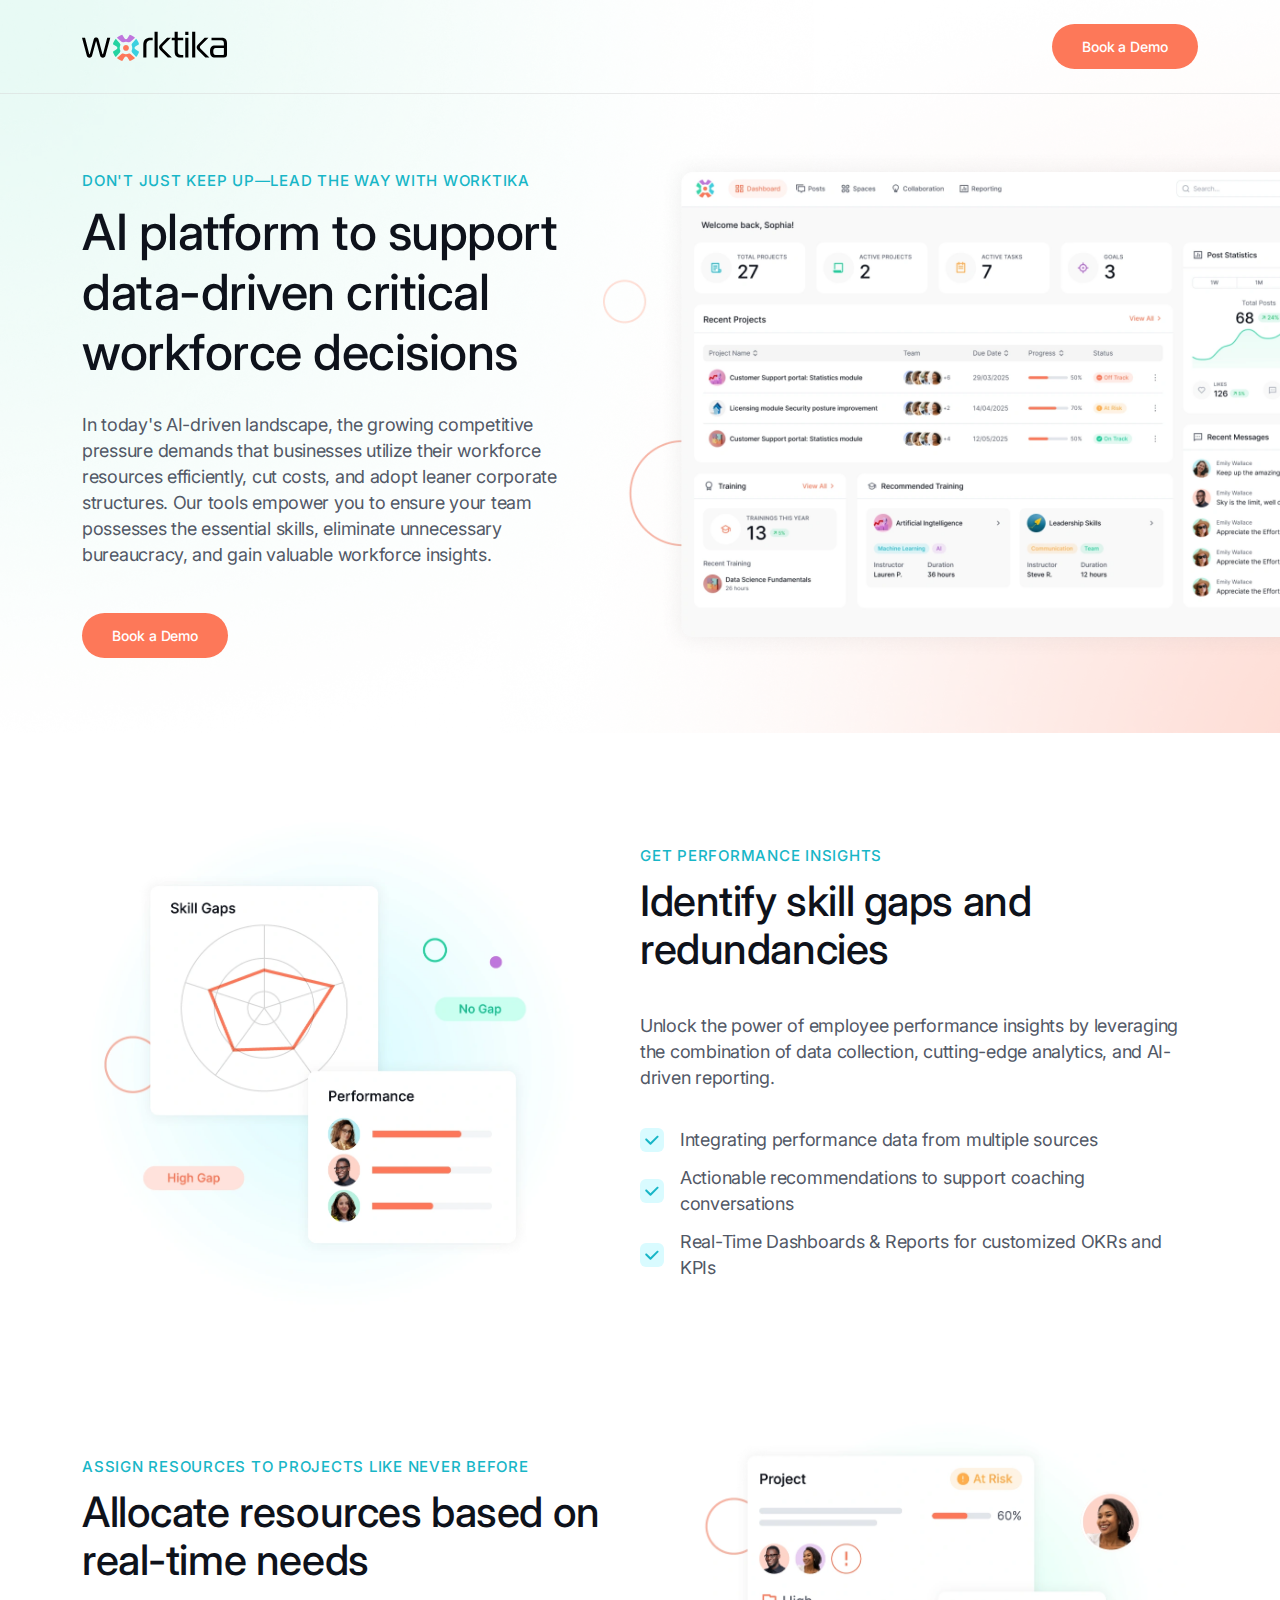
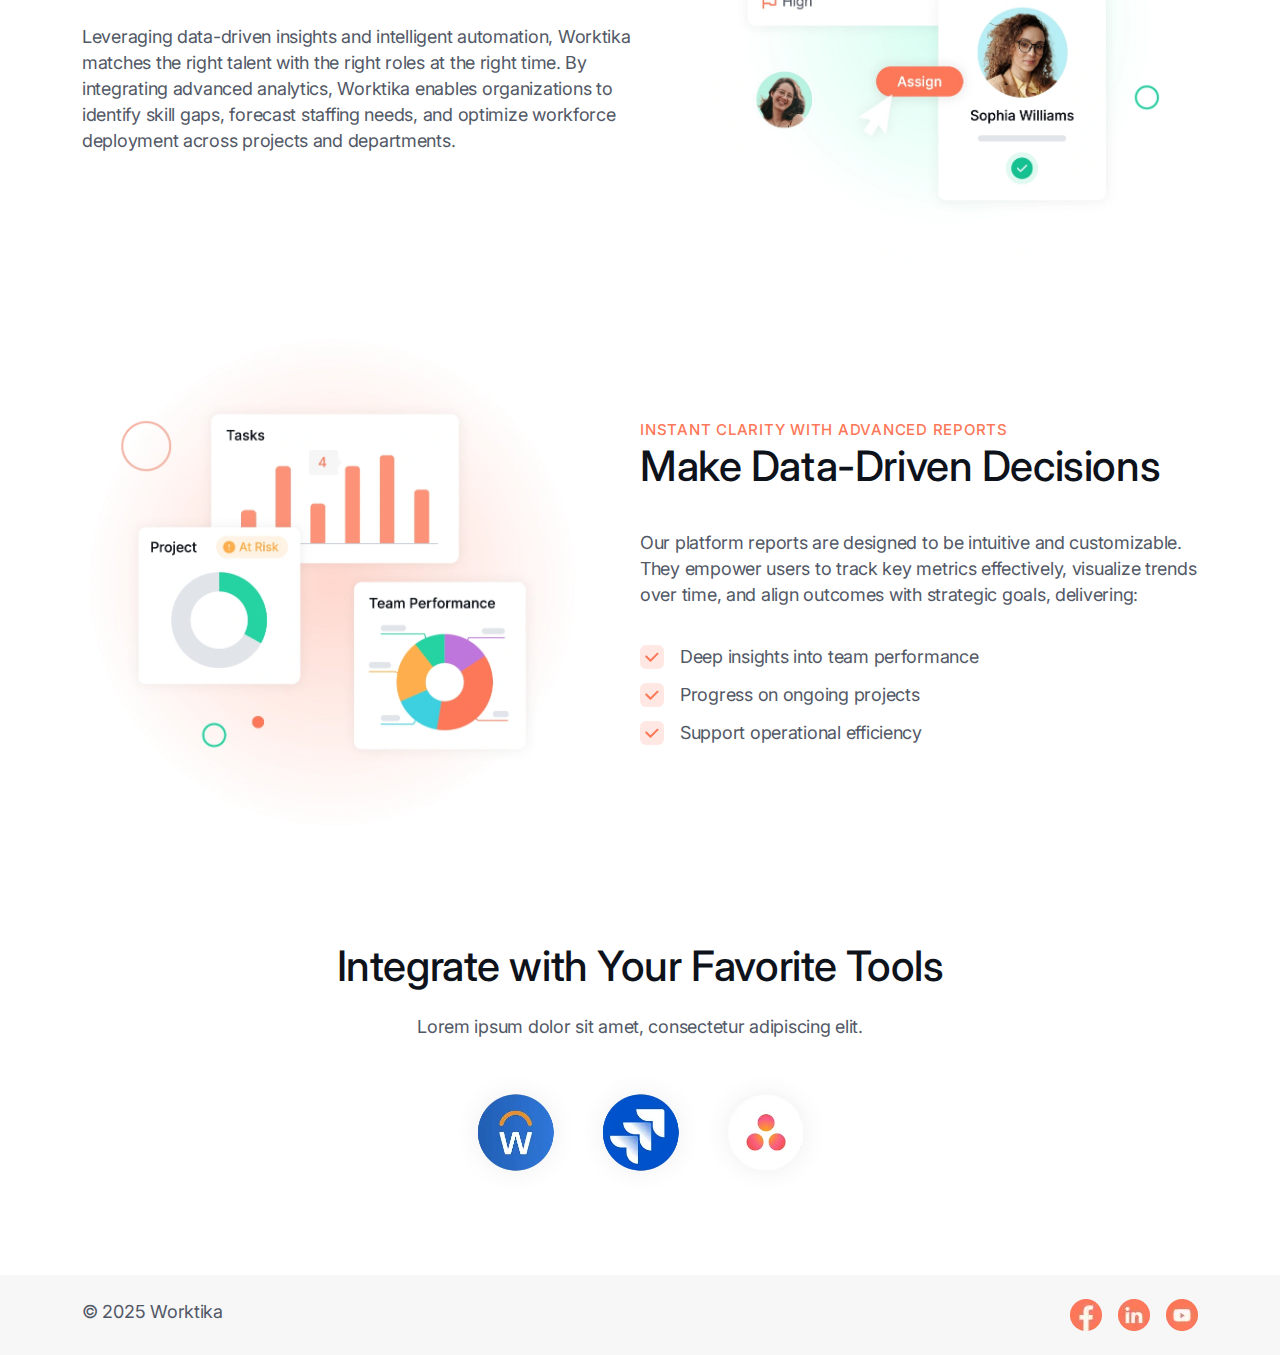
<file: index.html>
<!DOCTYPE html>
<html lang="en">
  <head>
    <title>
      Worktika - AI platform to support data-driven critical workforce decisions
    </title>
    <meta charset="UTF-8" />
    <meta name="viewport" content="width=device-width, initial-scale=1.0" />

    <link
      href="https://cdn.jsdelivr.net/npm/bootstrap@5.3.2/dist/css/bootstrap.min.css"
      rel="stylesheet"
      crossorigin="anonymous"
    />
    <link rel="preconnect" href="https://fonts.googleapis.com" />
    <link rel="preconnect" href="https://fonts.gstatic.com" crossorigin />
    <link
      href="https://fonts.googleapis.com/css2?family=Inter:ital,opsz,wght@0,14..32,100..900;1,14..32,100..900&display=swap"
      rel="stylesheet"
    />
    <link rel="icon" href="img/favicon.webp" sizes="any" />
    <link rel="stylesheet" type="text/css" href="css/global.css" />
    <link rel="stylesheet" type="text/css" href="css/navbar.css" />
    <link rel="stylesheet" type="text/css" href="css/hero.css" />
    <link rel="stylesheet" type="text/css" href="css/img-txt-sec.css" />
    <link rel="stylesheet" type="text/css" href="css/integrate.css" />
    <link rel="stylesheet" type="text/css" href="css/footer.css" />
    <link rel="stylesheet" type="text/css" href="css/form.css" />
  </head>
  <body>
    <section class="nav-hero">
      <nav>
        <div class="container">
          <div class="wrapper d-flex justify-content-between py-4">
            <img src="img/logo.svg" alt="Worktika" />
            <button
              type="button"
              class="book-btn"
              data-bs-toggle="modal"
              data-bs-target="#myModal"
            >
              Book a Demo
            </button>
          </div>
        </div>
      </nav>
      <div class="hero">
        <div class="container">
          <div class="wrapper">
            <div class="hero-left">
              <p class="blue-text">
                Don't just keep up—lead the way with Worktika
              </p>
              <h1>
                AI platform to support data-driven critical workforce decisions
              </h1>
              <p class="info">
                In today's AI-driven landscape, the growing competitive pressure
                demands that businesses utilize their workforce resources
                efficiently, cut costs, and adopt leaner corporate structures.
                Our tools empower you to ensure your team possesses the
                essential skills, eliminate unnecessary bureaucracy, and gain
                valuable workforce insights.
              </p>
              <button class="book-btn">Book a Demo</button>
            </div>
            <div class="hero-right">
              <img
                src="img/hero-right-xl.webp"
                alt="hero right bg"
                class="desktop-view xl-view"
              />
              <img
                src="img/hero-right.webp"
                alt="hero right bg"
                class="desktop-view lg-view"
              />
              <img
                src="img/hero-right-mobile.webp"
                alt="hero right mobile bg"
                class="mobile-view"
              />
            </div>
          </div>
        </div>
      </div>
    </section>
    <section class="identify-gaps-section image-text-section">
      <div class="container">
        <div class="wrapper d-flex justify-content-between align-items-center">
          <div class="img-part">
            <img src="img/identify.webp" alt="identify skill gaps" />
          </div>
          <div class="info-part">
            <p class="blue-text">Get Performance insights</p>
            <h2>Identify skill gaps and redundancies</h2>
            <p class="info">
              Unlock the power of employee performance insights by leveraging
              the combination of data collection, cutting-edge analytics, and
              AI-driven reporting.
            </p>
            <div class="check-list d-flex flex-column">
              <div class="check-list-item d-flex gap-3">
                <img src="img/checkmark.svg" alt="checkmark" />
                <p>Integrating performance data from multiple sources</p>
              </div>
              <div class="check-list-item d-flex gap-3">
                <img src="img/checkmark.svg" alt="checkmark" />
                <p>
                  Actionable recommendations to support coaching conversations
                </p>
              </div>
              <div class="check-list-item d-flex gap-3">
                <img src="img/checkmark.svg" alt="checkmark" />
                <p>
                  Real-Time Dashboards & Reports for customized OKRs and KPIs
                </p>
              </div>
            </div>
          </div>
        </div>
      </div>
    </section>
    <section class="allocate image-text-section">
      <div class="container">
        <div class="wrapper d-flex justify-content-between align-items-center">
          <div class="info-part">
            <p class="blue-text">
              assign resources to projects like never before
            </p>
            <h2>Allocate resources based on real-time needs</h2>
            <p class="info">
              Leveraging data-driven insights and intelligent automation,
              Worktika matches the right talent with the right roles at the
              right time. By integrating advanced analytics, Worktika enables
              organizations to identify skill gaps, forecast staffing needs, and
              optimize workforce deployment across projects and departments.
            </p>
          </div>
          <div class="img-part">
            <img
              src="img/allocate.webp"
              alt="allocate resources based on real-time needs"
            />
          </div>
        </div>
      </div>
    </section>
    <section class="image-text-section">
      <div class="container">
        <div class="wrapper d-flex justify-content-between align-items-center">
          <div class="img-part">
            <img src="img/data-driven.webp" alt="make data-driven decisions" />
          </div>
          <div class="info-part">
            <p class="orange-text">instant clarity with advanced Reports</p>
            <h2>Make Data-Driven Decisions</h2>
            <p class="info">
              Our platform reports are designed to be intuitive and
              customizable. They empower users to track key metrics effectively,
              visualize trends over time, and align outcomes with strategic
              goals, delivering:
            </p>
            <div class="check-list d-flex flex-column">
              <div class="check-list-item d-flex gap-3">
                <img src="img/checkmark-orange.svg" alt="checkmark" />
                <p>Deep insights into team performance</p>
              </div>
              <div class="check-list-item d-flex gap-3">
                <img src="img/checkmark-orange.svg" alt="checkmark" />
                <p>Progress on ongoing projects</p>
              </div>
              <div class="check-list-item d-flex gap-3">
                <img src="img/checkmark-orange.svg" alt="checkmark" />
                <p>Support operational efficiency</p>
              </div>
            </div>
          </div>
        </div>
      </div>
    </section>
    <section class="integrate-section">
      <div class="container">
        <div class="wrapper d-flex flex-column align-items-center">
          <h2>Integrate with Your Favorite Tools</h2>
          <p class="info">
            Lorem ipsum dolor sit amet, consectetur adipiscing elit.
          </p>
          <div class="logo-list d-flex">
            <img src="img/workdays.webp" alt="workdays" />
            <img src="img/jira.webp" alt="jira" />
            <img src="img/client-logo.webp" alt="logo" />
          </div>
        </div>
      </div>
    </section>
    <footer class="footer">
      <div class="container">
        <div class="wrapper py-4 d-flex justify-content-between">
          <p>© 2025 Worktika</p>
          <div class="logo-list d-flex gap-3">
            <img src="img/facebook.webp" alt="facebook" />
            <img src="img/linkedin.webp" alt="linkedin" />
            <img src="img/youtube.webp" alt="youtube" />
          </div>
        </div>
      </div>
    </footer>

    <div
      class="modal fade"
      id="myModal"
      tabindex="-1"
      aria-labelledby="modalLabel"
      aria-hidden="true"
    >
      <div class="modal-dialog modal-dialog-centered">
        <div class="modal-content">
          <!-- Header (centered title, no close button or border) -->
          <div class="modal-header border-0 justify-content-center">
            <h5 class="modal-title text-center w-100" id="modalLabel">
              Request a <span>live demo</span>
            </h5>
          </div>

          <!-- Body -->
          <div class="modal-body p-4">
            <form>
              <div class="row gx-4 gy-3">
                <div class="col-md-6">
                  <label class="form-label">First Name <span>*</span></label>
                  <input
                    type="text"
                    class="form-control"
                    id="firstName"
                    required
                  />
                  <div
                    class="invalid-feedback d-block"
                    id="firstNameError"
                  ></div>
                </div>
                <div class="col-md-6">
                  <label class="form-label">Last Name <span>*</span></label>
                  <input
                    type="text"
                    class="form-control"
                    id="lastName"
                    required
                  />
                  <div
                    class="invalid-feedback d-block"
                    id="lastNameError"
                  ></div>
                </div>
                <div class="col-md-6">
                  <label class="form-label">Company Name <span>*</span></label>
                  <input
                    type="text"
                    class="form-control"
                    id="companyName"
                    required
                  />
                  <div
                    class="invalid-feedback d-block"
                    id="companyNameError"
                  ></div>
                </div>
                <div class="col-md-6">
                  <label class="form-label"
                    >Business Email <span>*</span></label
                  >
                  <input
                    type="email"
                    class="form-control"
                    id="email"
                    required
                  />
                  <div class="invalid-feedback d-block" id="emailError"></div>
                </div>
                <div class="col-md-6">
                  <label class="form-label">Phone Number <span>*</span></label>
                  <input type="tel" class="form-control" id="phone" required />
                  <div class="invalid-feedback d-block" id="phoneError"></div>
                </div>
                <div class="col-md-6">
                  <label class="form-label">Job Title <span>*</span></label>
                  <input
                    type="text"
                    class="form-control"
                    id="jobTitle"
                    required
                  />
                  <div
                    class="invalid-feedback d-block"
                    id="jobTitleError"
                  ></div>
                </div>
                <div class="col-12">
                  <label class="form-label">How did you hear about us</label>
                  <textarea
                    class="form-control"
                    id="howDidYouHear"
                    rows="3"
                  ></textarea>
                  <div
                    class="invalid-feedback d-block"
                    id="howDidYouHearError"
                  ></div>
                </div>
              </div>
            </form>

            <!-- reCAPTCHA widget -->
            <div
              class="g-recaptcha pt-4"
              data-sitekey="6LcJUxorAAAAAK2yOxyFI_oiC7Asy19Lfpmrj-kM
        "
            ></div>
            <div class="invalid-feedback d-block" id="recaptureError"></div>
          </div>

          <!-- Footer (centered buttons, no border) -->
          <div class="modal-footer border-0 w-100 d-flex justify-content-end">
            <button
              type="button"
              class="btn cancel-btn"
              data-bs-dismiss="modal"
            >
              Cancel
            </button>
            <button type="button" class="btn book-submit-btn">Book</button>
          </div>
        </div>
      </div>
    </div>

    <script src="https://cdn.jsdelivr.net/npm/bootstrap@5.3.3/dist/js/bootstrap.bundle.min.js"></script>
    <script src="https://www.google.com/recaptcha/api.js" async defer></script>
    <script src="js/script.js"></script>
  </body>
</html>
</file>
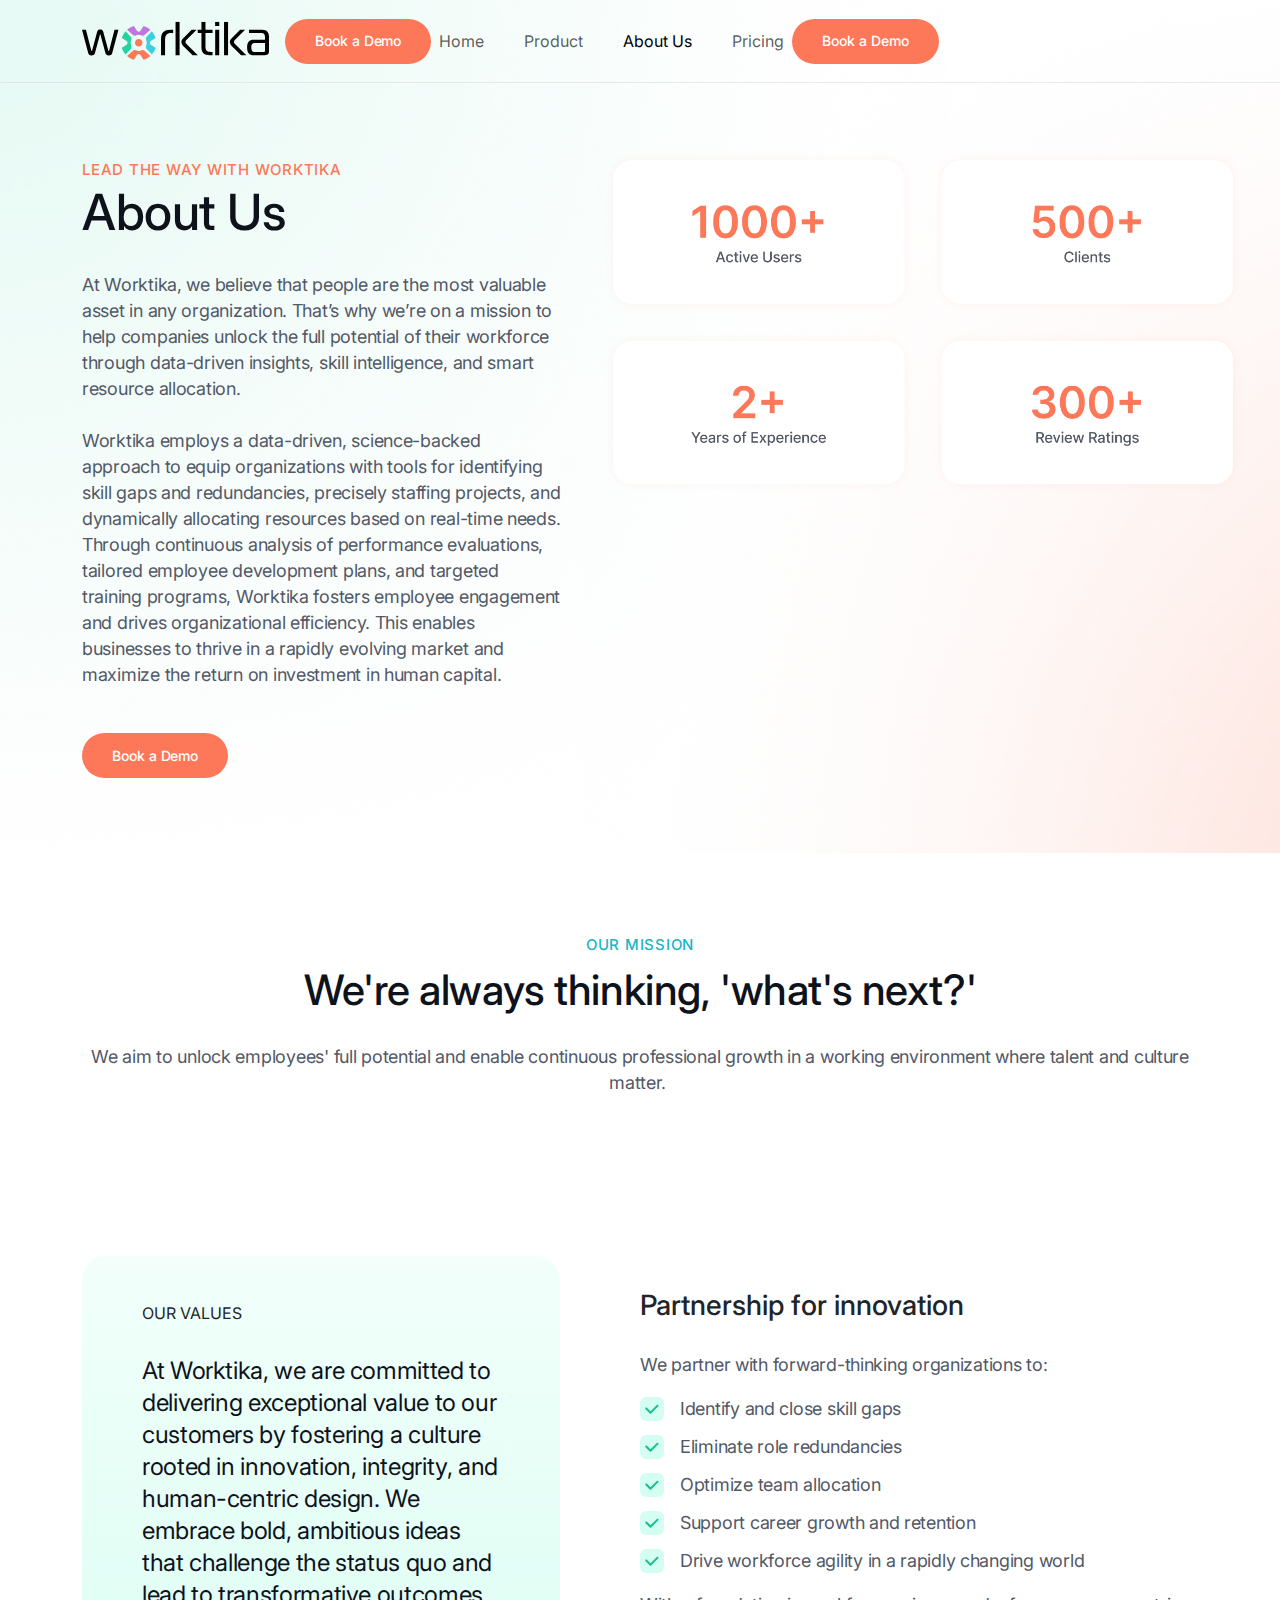
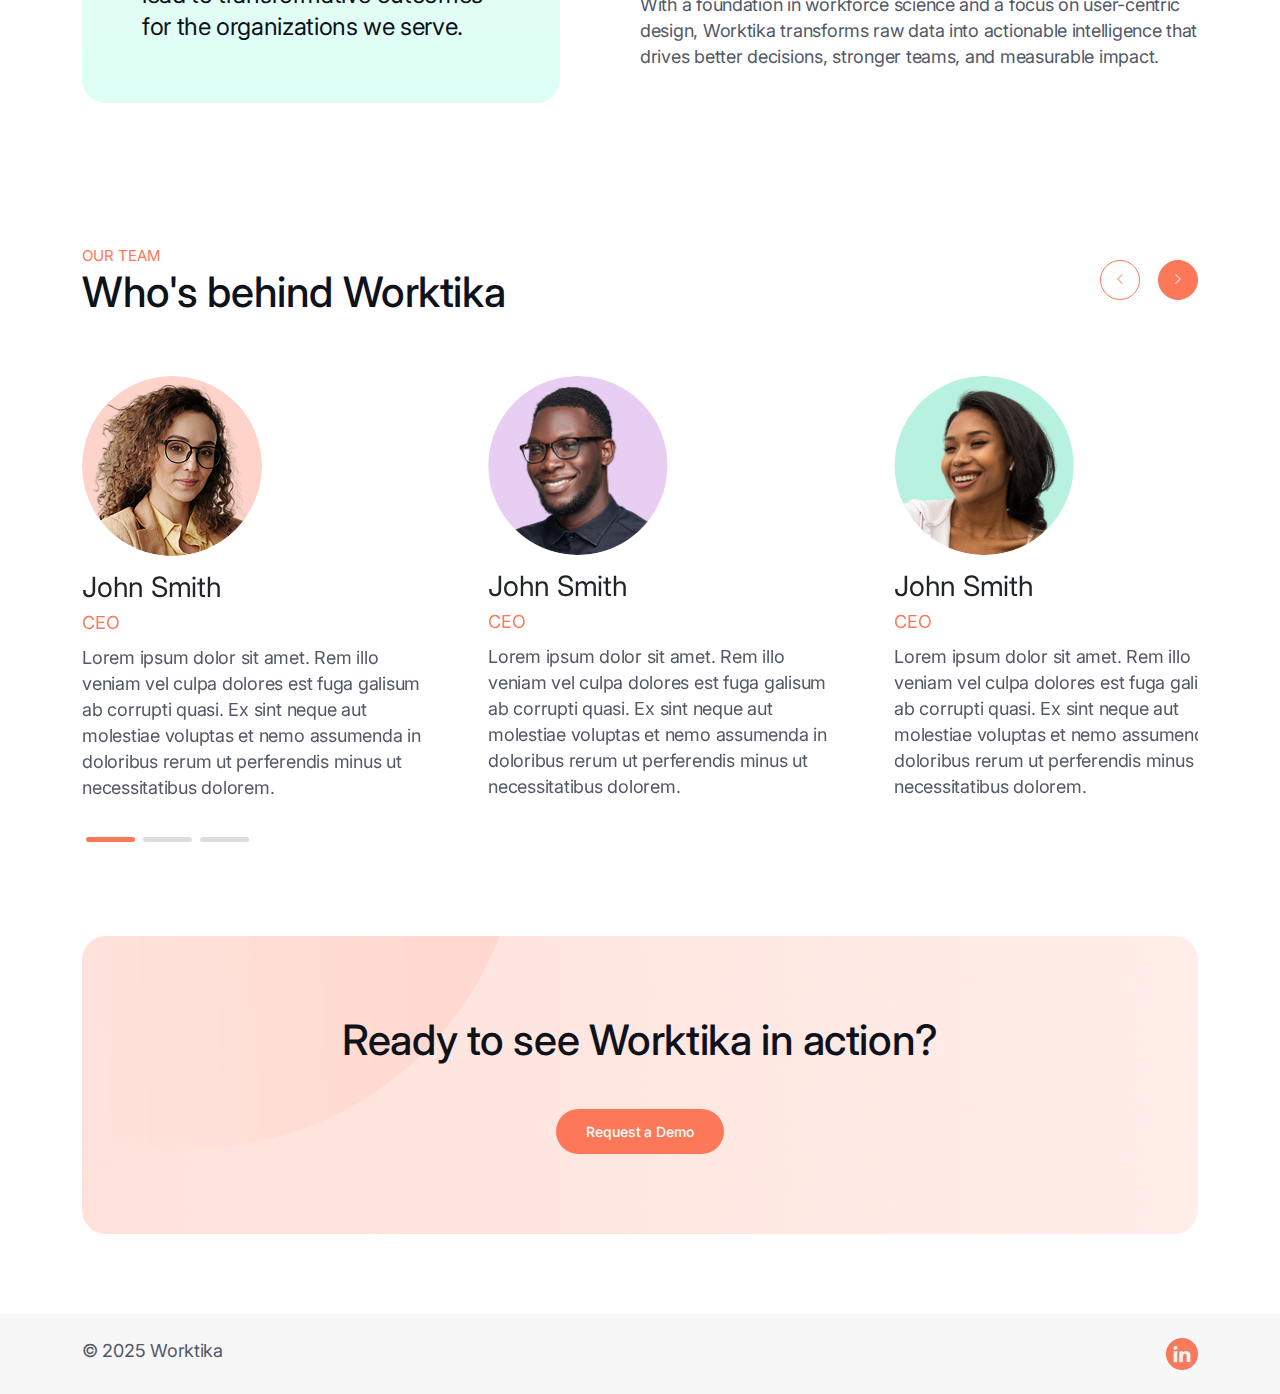
<file: aboutus/index.html>
<!DOCTYPE html>
<html lang="en">
  <head>
    <title>
      Worktika - AI platform to support data-driven critical workforce decisions
    </title>
    <meta charset="UTF-8" />
    <meta name="viewport" content="width=device-width, initial-scale=1.0" />

    <link
      href="https://cdn.jsdelivr.net/npm/bootstrap@5.3.2/dist/css/bootstrap.min.css"
      rel="stylesheet"
      crossorigin="anonymous"
    />
    <link rel="preconnect" href="https://fonts.googleapis.com" />
    <link rel="preconnect" href="https://fonts.gstatic.com" crossorigin />
    <link
      href="https://fonts.googleapis.com/css2?family=Inter:ital,opsz,wght@0,14..32,100..900;1,14..32,100..900&display=swap"
      rel="stylesheet"
    />
    <link
      href="https://cdn.jsdelivr.net/npm/swiper@10/swiper-bundle.min.css"
      rel="stylesheet"
    />
    <link
      href="https://cdn.jsdelivr.net/npm/bootstrap-icons@1.10.5/font/bootstrap-icons.css"
      rel="stylesheet"
    />

    <link rel="icon" href="../img/favicon.webp" sizes="any" />
    <link rel="stylesheet" type="text/css" href="../css/global.css" />
    <link rel="stylesheet" type="text/css" href="../css/navbar.css" />
    <link rel="stylesheet" type="text/css" href="../css/hero.css" />
    <link rel="stylesheet" type="text/css" href="../css/img-txt-sec.css" />
    <link rel="stylesheet" type="text/css" href="../css/integrate.css" />
    <link rel="stylesheet" type="text/css" href="../css/footer.css" />
    <link rel="stylesheet" type="text/css" href="../css/form.css" />
    <link rel="stylesheet" type="text/css" href="../css/about.css" />
    <link rel="stylesheet" type="text/css" href="../css/slider.css" />
  </head>
  <body class="about-us">
    <section class="nav-hero">
      <nav class="navbar navbar-expand-md py-3">
        <div class="container">
          <div class="wrapper">
            <div
              class="d-flex flex-wrap justify-content-between align-items-center"
            >
              <div class="d-flex gap-2 gap-sm-4">
                <!-- Mobile Toggle -->
                <button
                  class="navbar-toggler"
                  type="button"
                  data-bs-toggle="collapse"
                  data-bs-target="#navbarMenu"
                  aria-controls="navbarMenu"
                  aria-expanded="false"
                  aria-label="Toggle navigation"
                >
                  <span class="navbar-toggler-icon"></span>
                </button>

                <!-- Left: Logo -->
                <a class="navbar-brand" href="#">
                  <img
                    src="../img/logo.svg"
                    alt="Worktika"
                    style="height: 40px"
                  />
                </a>
              </div>

              <!-- mobile btn-->
              <div class="d-flex">
                <button
                  class="book-btn mobile-view-768"
                  type="button"
                  data-bs-toggle="modal"
                  data-bs-target="#myModal"
                >
                  Book a Demo
                </button>
              </div>

              <!-- Right: Desktop Nav + CTA -->
              <div
                class="collapse navbar-collapse justify-content-between sm-w-full"
                id="navbarMenu"
              >
                <ul class="navbar-nav me-auto mb-2 mb-lg-0 gap-md-4">
                  <li class="nav-item">
                    <a class="nav-link" href="../index.html">Home</a>
                  </li>
                  <li class="nav-item">
                    <a class="nav-link" href="../product/index.html">Product</a>
                  </li>
                  <li class="nav-item">
                    <a class="nav-link active" href="./index.html">About Us</a>
                  </li>
                  <li class="nav-item">
                    <a class="nav-link" href="../pricing/index.html">Pricing</a>
                  </li>
                </ul>

                <div class="d-flex">
                  <button
                    class="book-btn desktop-view-768"
                    type="button"
                    data-bs-toggle="modal"
                    data-bs-target="#myModal"
                  >
                    Book a Demo
                  </button>
                </div>
              </div>
            </div>
          </div>
        </div>
      </nav>
      <div class="hero">
        <div class="container">
          <div class="wrapper">
            <div class="hero-left">
              <p class="orange-text">lead the way with Worktika</p>
              <h1>About Us</h1>
              <p class="info">
                At Worktika, we believe that people are the most valuable asset
                in any organization. That’s why we’re on a mission to help
                companies unlock the full potential of their workforce through
                data-driven insights, skill intelligence, and smart resource
                allocation.
                <br /><br />
                Worktika employs a data-driven, science-backed approach to equip
                organizations with tools for identifying skill gaps and
                redundancies, precisely staffing projects, and dynamically
                allocating resources based on real-time needs. Through
                continuous analysis of performance evaluations, tailored
                employee development plans, and targeted training programs,
                Worktika fosters employee engagement and drives organizational
                efficiency. This enables businesses to thrive in a rapidly
                evolving market and maximize the return on investment in human
                capital. 
              </p>
              <button
                class="book-btn"
                data-bs-toggle="modal"
                data-bs-target="#myModal"
              >
                Book a Demo
              </button>
            </div>
            <div class="hero-right">
              <img src="../img/Numbers.png" alt="hero right bg" />
            </div>
          </div>
        </div>
      </div>
    </section>
    <section class="mission py-80">
      <div class="container">
        <div class="wrapper">
          <div class="blue-text">OUR MISSION</div>
          <h2>We're always thinking, 'what's next?'</h2>
          <p>
            We aim to unlock employees' full potential and enable continuous
            professional growth in a working environment where talent and
            culture matter. 
          </p>
        </div>
      </div>
    </section>
    <section class="partnership py-80">
      <div class="container">
        <div class="wrapper">
          <div class="values">
            <div class="green-text">OUR VALUES</div>
            <p>
              At Worktika, we are committed to delivering exceptional value to
              our customers by fostering a culture rooted in innovation,
              integrity, and human-centric design. We embrace bold, ambitious
              ideas that challenge the status quo and lead to transformative
              outcomes for the organizations we serve.
            </p>
          </div>
          <div class="info-part">
            <h3>Partnership for innovation</h3>
            <p class="info">
              We partner with forward-thinking organizations to:
            </p>
            <div class="check-list d-flex flex-column">
              <div class="check-list-item d-flex gap-3">
                <img src="../img/checkmark-green.svg" alt="checkmark-green" />
                <p>Identify and close skill gaps</p>
              </div>
              <div class="check-list-item d-flex gap-3">
                <img src="../img/checkmark-green.svg" alt="checkmark-green" />
                <p>Eliminate role redundancies</p>
              </div>
              <div class="check-list-item d-flex gap-3">
                <img src="../img/checkmark-green.svg" alt="checkmark-green" />
                <p>Optimize team allocation</p>
              </div>
              <div class="check-list-item d-flex gap-3">
                <img src="../img/checkmark-green.svg" alt="checkmark-green" />
                <p>Support career growth and retention</p>
              </div>
              <div class="check-list-item d-flex gap-3">
                <img src="../img/checkmark-green.svg" alt="checkmark-green" />
                <p>Drive workforce agility in a rapidly changing world</p>
              </div>
            </div>
            <p class="info">
              With a foundation in workforce science and a focus on user-centric
              design, Worktika transforms raw data into actionable intelligence
              that drives better decisions, stronger teams, and measurable
              impact.
            </p>
          </div>
        </div>
      </div>
    </section>
    <section class="team-section">
      <div class="container">
        <div class="wrapper">
          <!-- Header with title and navigation -->
          <div class="d-flex justify-content-between align-items-center">
            <div class="text-start">
              <small class="text-uppercase small-text">OUR TEAM</small>
              <h2 class="h2-text">Who's behind Worktika</h2>
            </div>
            <!-- Navigation buttons -->
            <div class="d-flex gap-2">
              <div class="custom-swiper-button-prev">
                <i class="bi bi-chevron-left"></i>
              </div>
              <div class="custom-swiper-button-next">
                <i class="bi bi-chevron-right"></i>
              </div>
            </div>
          </div>
          <!-- Swiper Slider Container -->
          <div class="swiper mySwiper">
            <div class="swiper-wrapper">
              <!-- Team Member Card 1 -->
              <div class="swiper-slide">
                <img
                  src="../img/member1.png"
                  class="team-img"
                  alt="Team Member 1"
                />
                <h5 class="team-name">John Smith</h5>
                <span class="team-role">CEO</span>
                <p class="team-content">
                  Lorem ipsum dolor sit amet. Rem illo veniam vel culpa dolores
                  est fuga galisum ab corrupti quasi. Ex sint neque aut
                  molestiae voluptas et nemo assumenda in doloribus rerum ut
                  perferendis minus ut necessitatibus dolorem.
                </p>
              </div>
              <!-- Team Member Card 2 -->
              <div class="swiper-slide">
                <img
                  src="../img/member2.png"
                  class="team-img"
                  alt="Team Member 2"
                />
                <h5 class="team-name">John Smith</h5>
                <span class="team-role">CEO</span>
                <p class="team-content">
                  Lorem ipsum dolor sit amet. Rem illo veniam vel culpa dolores
                  est fuga galisum ab corrupti quasi. Ex sint neque aut
                  molestiae voluptas et nemo assumenda in doloribus rerum ut
                  perferendis minus ut necessitatibus dolorem.
                </p>
              </div>
              <!-- Team Member Card 3 -->
              <div class="swiper-slide">
                <img
                  src="../img/member3.png"
                  class="team-img"
                  alt="Team Member 3"
                />
                <h5 class="team-name">John Smith</h5>
                <span class="team-role">CEO</span>
                <p class="team-content">
                  Lorem ipsum dolor sit amet. Rem illo veniam vel culpa dolores
                  est fuga galisum ab corrupti quasi. Ex sint neque aut
                  molestiae voluptas et nemo assumenda in doloribus rerum ut
                  perferendis minus ut necessitatibus dolorem.
                </p>
              </div>
              <!-- Team Member Card 1 -->
              <div class="swiper-slide">
                <img
                  src="../img/member1.png"
                  class="team-img"
                  alt="Team Member 1"
                />
                <h5 class="team-name">John Smith</h5>
                <span class="team-role">CEO</span>
                <p class="team-content">
                  Lorem ipsum dolor sit amet. Rem illo veniam vel culpa dolores
                  est fuga galisum ab corrupti quasi. Ex sint neque aut
                  molestiae voluptas et nemo assumenda in doloribus rerum ut
                  perferendis minus ut necessitatibus dolorem.
                </p>
              </div>
              <!-- Team Member Card 2 -->
              <div class="swiper-slide">
                <img
                  src="../img/member2.png"
                  class="team-img"
                  alt="Team Member 2"
                />
                <h5 class="team-name">John Smith</h5>
                <span class="team-role">CEO</span>
                <p class="team-content">
                  Lorem ipsum dolor sit amet. Rem illo veniam vel culpa dolores
                  est fuga galisum ab corrupti quasi. Ex sint neque aut
                  molestiae voluptas et nemo assumenda in doloribus rerum ut
                  perferendis minus ut necessitatibus dolorem.
                </p>
              </div>
            </div>
            <!-- Swiper Pagination -->
            <div class="swiper-pagination"></div>
          </div>
        </div>
      </div>
    </section>
    <section class="cta-banner py-80">
      <div class="container">
        <div class="wrapper">
          <div class="content">
            <h2>
              Ready to see <span class="text-orange">Worktika</span> in action?
            </h2>
            <button
              class="book-btn"
              data-bs-toggle="modal"
              data-bs-target="#myModal"
            >
              Request a Demo
            </button>
          </div>
        </div>
      </div>
    </section>
    <footer class="footer">
      <div class="container">
        <div class="wrapper py-4 d-flex justify-content-between">
          <p>© 2025 Worktika</p>
          <div class="logo-list d-flex gap-3">
            <a href="https://www.linkedin.com/company/worktika">
              <img src="../img/linkedin.webp" alt="linkedin" />
            </a>
          </div>
        </div>
      </div>
    </footer>

    <div
      class="modal fade"
      id="myModal"
      tabindex="-1"
      aria-labelledby="modalLabel"
      aria-hidden="true"
    >
      <div class="modal-dialog modal-dialog-centered">
        <div class="modal-content">
          <!-- Header (centered title, no close button or border) -->
          <div class="modal-header border-0 justify-content-center">
            <h5 class="modal-title text-center w-100" id="modalLabel">
              Request a <span>live demo</span>
            </h5>
          </div>

          <!-- Body -->
          <div class="modal-body p-4">
            <form id="demoForm">
              <div class="row gx-4 gy-3">
                <div class="col-md-6">
                  <label class="form-label">First Name <span>*</span></label>
                  <input
                    type="text"
                    class="form-control"
                    id="firstName"
                    required
                  />
                  <div
                    class="invalid-feedback d-block"
                    id="firstNameError"
                  ></div>
                </div>
                <div class="col-md-6">
                  <label class="form-label">Last Name <span>*</span></label>
                  <input
                    type="text"
                    class="form-control"
                    id="lastName"
                    required
                  />
                  <div
                    class="invalid-feedback d-block"
                    id="lastNameError"
                  ></div>
                </div>
                <div class="col-md-6">
                  <label class="form-label">Company Name <span>*</span></label>
                  <input
                    type="text"
                    class="form-control"
                    id="companyName"
                    required
                  />
                  <div
                    class="invalid-feedback d-block"
                    id="companyNameError"
                  ></div>
                </div>
                <div class="col-md-6">
                  <label class="form-label"
                    >Business Email <span>*</span></label
                  >
                  <input
                    type="email"
                    class="form-control"
                    id="email"
                    required
                  />
                  <div class="invalid-feedback d-block" id="emailError"></div>
                </div>
                <div class="col-md-6">
                  <label class="form-label">Phone Number <span>*</span></label>
                  <input type="tel" class="form-control" id="phone" required />
                  <div class="invalid-feedback d-block" id="phoneError"></div>
                </div>
                <div class="col-md-6">
                  <label class="form-label">Job Title <span>*</span></label>
                  <input
                    type="text"
                    class="form-control"
                    id="jobTitle"
                    required
                  />
                  <div
                    class="invalid-feedback d-block"
                    id="jobTitleError"
                  ></div>
                </div>
                <div class="col-12">
                  <label class="form-label">How did you hear about us</label>
                  <textarea
                    class="form-control"
                    id="howDidYouHear"
                    rows="3"
                  ></textarea>
                  <div
                    class="invalid-feedback d-block"
                    id="howDidYouHearError"
                  ></div>
                </div>
              </div>
            </form>

            <!-- reCAPTCHA widget -->
            <div
              class="g-recaptcha pt-4"
              data-sitekey="6Lc-Nh4rAAAAAOQbpCYiHTcxU38eiBKYzg8I19Hm"
            ></div>
            <div class="invalid-feedback d-block" id="recaptureError"></div>

            <!-- Success Message -->
            <div id="successMessage" class="fade-in" style="display: none">
              <div class="success-fail-icon">
                <svg
                  xmlns="http://www.w3.org/2000/svg"
                  width="30"
                  height="30"
                  viewBox="0 0 24 24"
                  fill="none"
                  stroke="white"
                  stroke-width="3"
                  stroke-linecap="round"
                  stroke-linejoin="round"
                >
                  <polyline points="20 6 9 17 4 12" />
                </svg>
              </div>
              <h4 class="success-title">Success</h4>
              <p class="success-text">
                Your request has been recorded.<br />
                Our sales team will contact you soon!
              </p>
            </div>

            <!-- Fail Message -->
            <div id="failMessage" class="fade-in" style="display: none">
              <div class="success-fail-icon">
                <svg
                  xmlns="http://www.w3.org/2000/svg"
                  width="36"
                  height="36"
                  viewBox="0 0 24 24"
                  fill="none"
                  stroke="white"
                  stroke-width="3"
                  stroke-linecap="round"
                  stroke-linejoin="round"
                >
                  <line x1="18" y1="6" x2="6" y2="18" />
                  <line x1="6" y1="6" x2="18" y2="18" />
                </svg>
              </div>
              <h4 class="fail-title">Sorry, something went wrong!</h4>
              <p class="fail-text">
                We couldn't process your request.<br />
                Please try again.
              </p>
            </div>
          </div>

          <!-- Footer (centered buttons, no border) -->
          <div class="modal-footer border-0 w-100 d-flex justify-content-end">
            <button
              type="button"
              class="btn cancel-btn"
              data-bs-dismiss="modal"
            >
              Cancel
            </button>
            <button
              type="button"
              class="btn try-again-btn"
              style="display: none"
            >
              Try Again
            </button>
            <button type="button" class="btn book-submit-btn">Book</button>
          </div>

          <div id="modalLoadingOverlay" style="display: none">
            <div class="spinner" style="text-align: center">
              <img
                src="../img/loading.gif"
                style="width: 50px; height: 50px"
                alt="Loading..."
              />
              <div id="loadingText" style="margin-top: 10px; font-size: 16px">
                Booking your demo...
              </div>
            </div>
          </div>
        </div>
      </div>
    </div>

    <script src="https://cdn.jsdelivr.net/npm/bootstrap@5.3.3/dist/js/bootstrap.bundle.min.js"></script>
    <script src="https://cdn.jsdelivr.net/npm/swiper@10/swiper-bundle.min.js"></script>
    <script src="https://www.google.com/recaptcha/api.js" async defer></script>
    <script src="../js/slide.js"></script>
  </body>
</html>
</file>
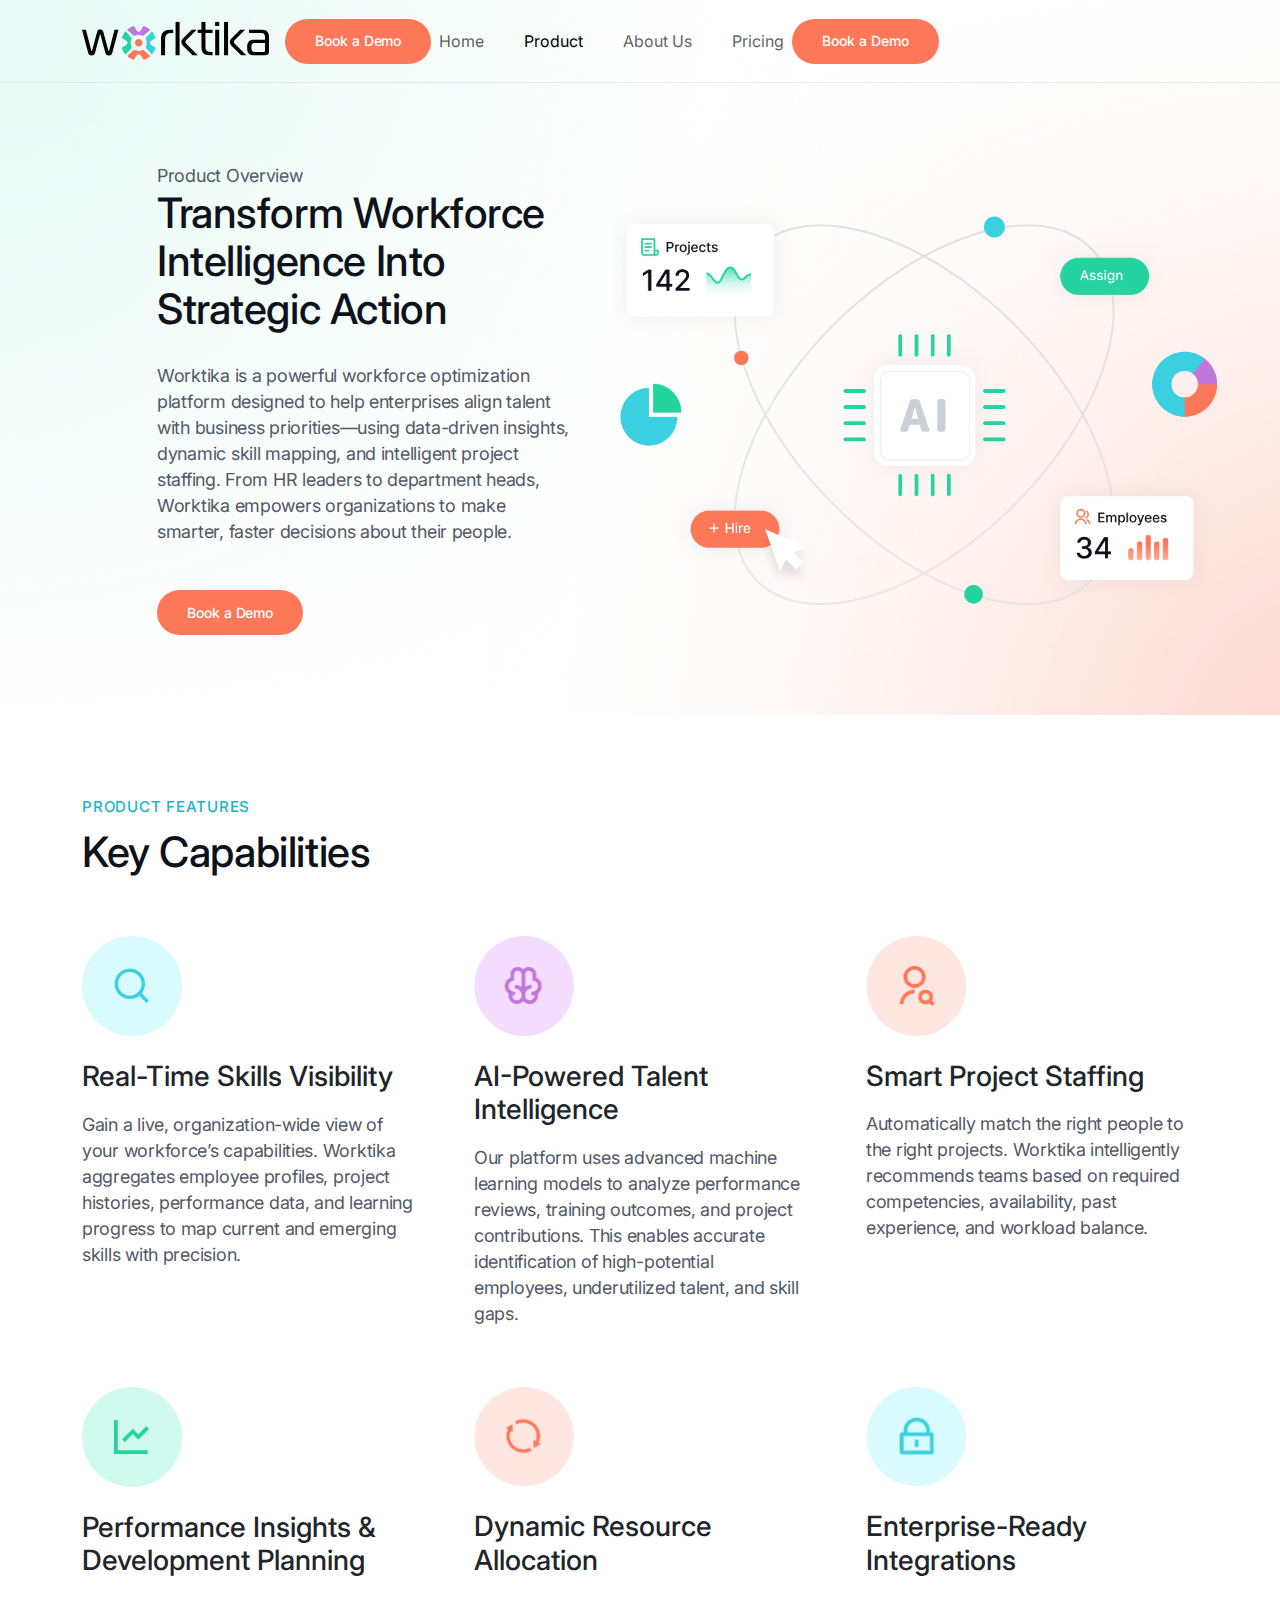
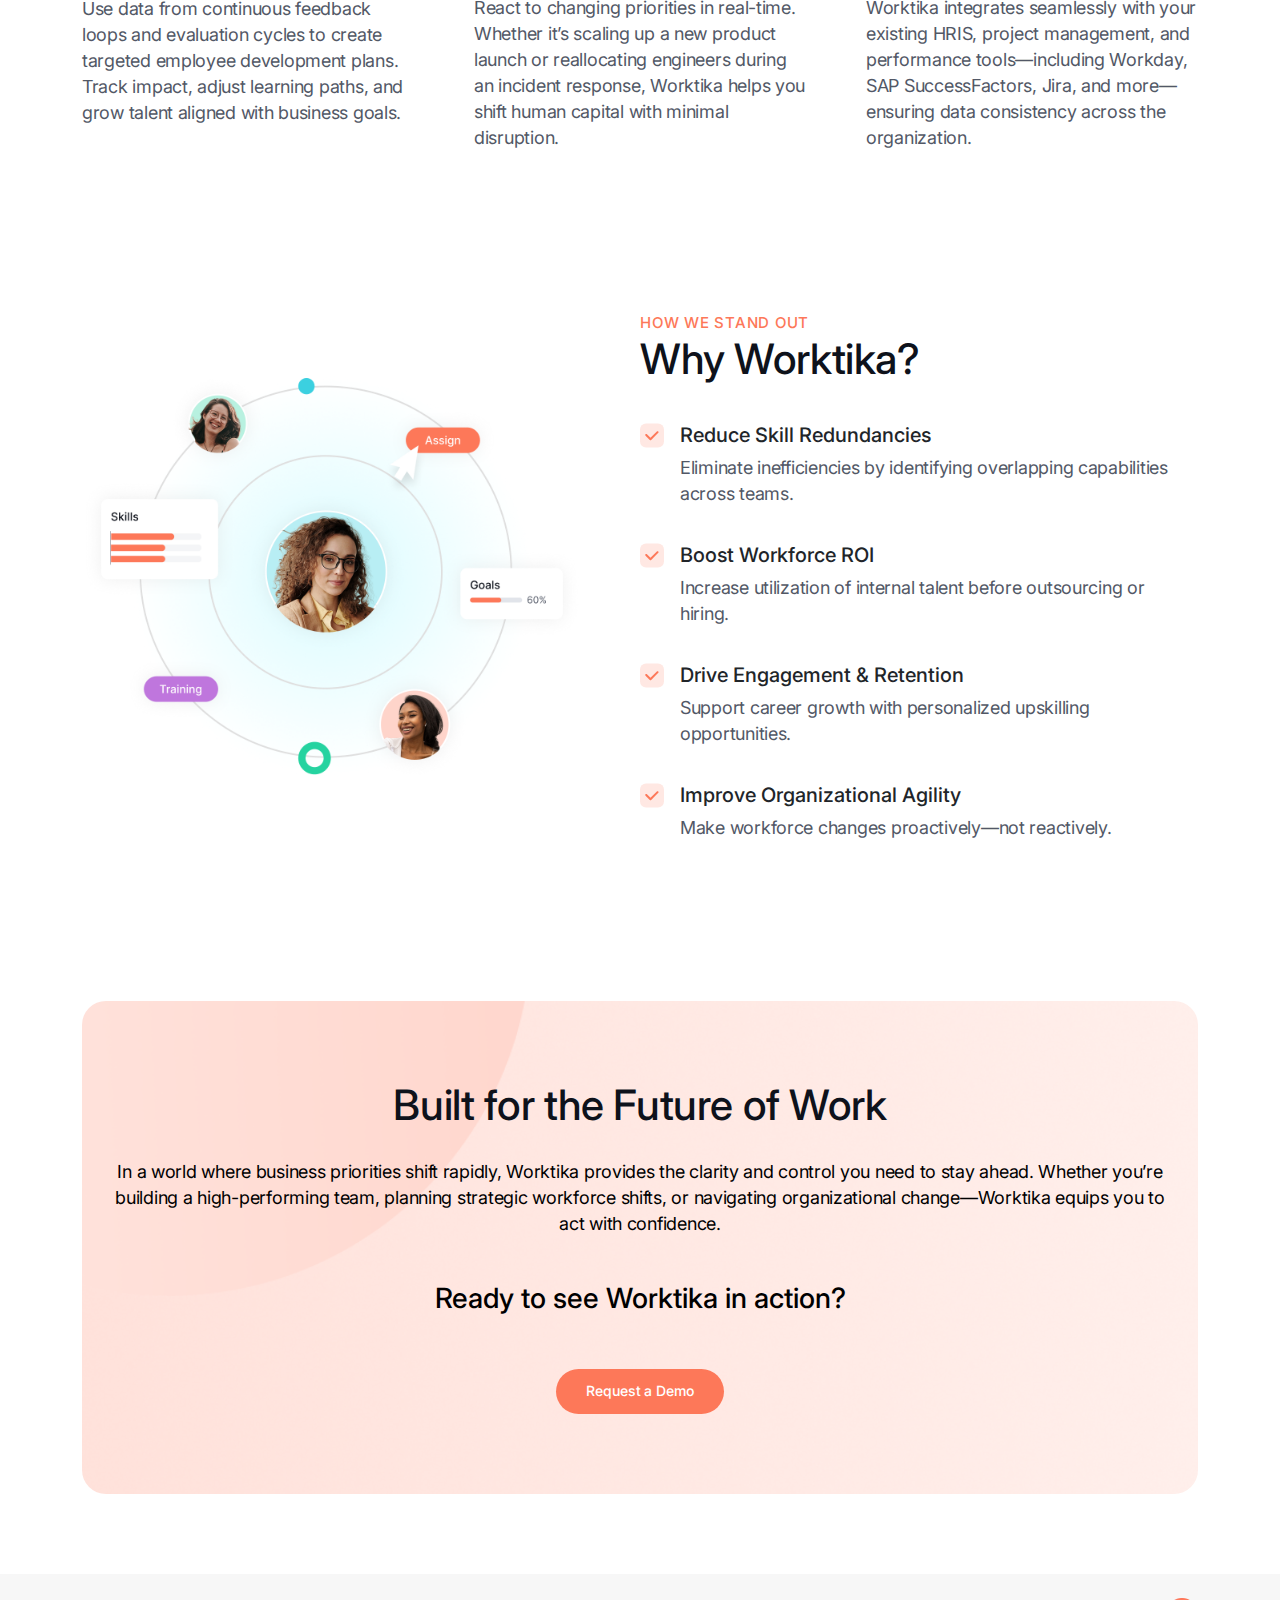
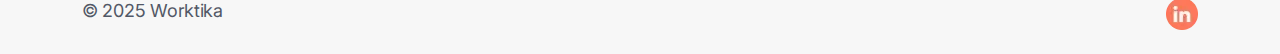
<file: product/index.html>
<!DOCTYPE html>
<html lang="en">
  <head>
    <title>
      Worktika - AI platform to support data-driven critical workforce decisions
    </title>
    <meta charset="UTF-8" />
    <meta name="viewport" content="width=device-width, initial-scale=1.0" />

    <link
      href="https://cdn.jsdelivr.net/npm/bootstrap@5.3.2/dist/css/bootstrap.min.css"
      rel="stylesheet"
      crossorigin="anonymous"
    />
    <link rel="preconnect" href="https://fonts.googleapis.com" />
    <link rel="preconnect" href="https://fonts.gstatic.com" crossorigin />
    <link
      href="https://fonts.googleapis.com/css2?family=Inter:ital,opsz,wght@0,14..32,100..900;1,14..32,100..900&display=swap"
      rel="stylesheet"
    />
    <link
      href="https://cdn.jsdelivr.net/npm/swiper@10/swiper-bundle.min.css"
      rel="stylesheet"
    />
    <link
      href="https://cdn.jsdelivr.net/npm/bootstrap-icons@1.10.5/font/bootstrap-icons.css"
      rel="stylesheet"
    />

    <link rel="icon" href="../img/favicon.webp" sizes="any" />
    <link rel="stylesheet" type="text/css" href="../css/global.css" />
    <link rel="stylesheet" type="text/css" href="../css/navbar.css" />
    <link rel="stylesheet" type="text/css" href="../css/hero.css" />
    <link rel="stylesheet" type="text/css" href="../css/img-txt-sec.css" />
    <link rel="stylesheet" type="text/css" href="../css/integrate.css" />
    <link rel="stylesheet" type="text/css" href="../css/footer.css" />
    <link rel="stylesheet" type="text/css" href="../css/form.css" />
    <link rel="stylesheet" type="text/css" href="../css/about.css" />
    <link rel="stylesheet" type="text/css" href="../css/slider.css" />
    <link rel="stylesheet" type="text/css" href="../css/product.css" />
  </head>
  <body class="about-us product">
    <section class="nav-hero">
      <nav class="navbar navbar-expand-md py-3">
        <div class="container">
          <div class="wrapper">
            <div
              class="d-flex flex-wrap justify-content-between align-items-center"
            >
              <div class="d-flex gap-2 gap-sm-4">
                <!-- Mobile Toggle -->
                <button
                  class="navbar-toggler"
                  type="button"
                  data-bs-toggle="collapse"
                  data-bs-target="#navbarMenu"
                  aria-controls="navbarMenu"
                  aria-expanded="false"
                  aria-label="Toggle navigation"
                >
                  <span class="navbar-toggler-icon"></span>
                </button>

                <!-- Left: Logo -->
                <a class="navbar-brand" href="#">
                  <img
                    src="../img/logo.svg"
                    alt="Worktika"
                    style="height: 40px"
                  />
                </a>
              </div>

              <!-- mobile btn-->
              <div class="d-flex">
                <button
                  class="book-btn mobile-view-768"
                  type="button"
                  data-bs-toggle="modal"
                  data-bs-target="#myModal"
                >
                  Book a Demo
                </button>
              </div>

              <!-- Right: Desktop Nav + CTA -->
              <div
                class="collapse navbar-collapse justify-content-between sm-w-full"
                id="navbarMenu"
              >
                <ul class="navbar-nav me-auto mb-2 mb-lg-0 gap-md-4">
                  <li class="nav-item">
                    <a class="nav-link" href="../index.html">Home</a>
                  </li>
                  <li class="nav-item">
                    <a class="nav-link active" href="../product/index.html"
                      >Product</a
                    >
                  </li>
                  <li class="nav-item">
                    <a class="nav-link" href="../aboutus/index.html"
                      >About Us</a
                    >
                  </li>
                  <li class="nav-item">
                    <a class="nav-link" href="../pricing/index.html">Pricing</a>
                  </li>
                </ul>

                <div class="d-flex">
                  <button
                    class="book-btn desktop-view-768"
                    type="button"
                    data-bs-toggle="modal"
                    data-bs-target="#myModal"
                  >
                    Book a Demo
                  </button>
                </div>
              </div>
            </div>
          </div>
        </div>
      </nav>
      <div class="hero">
        <div class="container">
          <div class="wrapper">
            <div class="hero-left">
              <p class="green-text">Product Overview</p>
              <h2>Transform Workforce Intelligence Into Strategic Action</h2>
              <p class="info">
                Worktika is a powerful workforce optimization platform designed
                to help enterprises align talent with business priorities—using
                data-driven insights, dynamic skill mapping, and intelligent
                project staffing. From HR leaders to department heads, Worktika
                empowers organizations to make smarter, faster decisions about
                their people.
              </p>
              <button
                class="book-btn"
                data-bs-toggle="modal"
                data-bs-target="#myModal"
              >
                Book a Demo
              </button>
            </div>
            <div class="hero-right">
              <img src="../img/product-illustration.png" alt="hero right bg" />
            </div>
          </div>
        </div>
      </div>
    </section>
    <section class="features py-80">
      <div class="container">
        <div class="wrapper">
          <div class="blue-text">PRODUCT FEATURES</div>
          <h2>Key Capabilities</h2>
          <div class="feature-list">
            <div class="feature-item">
              <img src="../img/key-icon1.png" alt="search icon" />
              <h3>Real-Time Skills Visibility</h3>
              <p>
                Gain a live, organization-wide view of your workforce’s
                capabilities. Worktika aggregates employee profiles, project
                histories, performance data, and learning progress to map
                current and emerging skills with precision.
              </p>
            </div>
            <div class="feature-item">
              <img src="../img/key-icon2.png" alt="search icon" />
              <h3>AI-Powered Talent Intelligence</h3>
              <p>
                Our platform uses advanced machine learning models to analyze
                performance reviews, training outcomes, and project
                contributions. This enables accurate identification of
                high-potential employees, underutilized talent, and skill gaps.
              </p>
            </div>
            <div class="feature-item">
              <img src="../img/key-icon3.png" alt="search icon" />
              <h3>Smart Project Staffing</h3>
              <p>
                Automatically match the right people to the right projects.
                Worktika intelligently recommends teams based on required
                competencies, availability, past experience, and workload
                balance.
              </p>
            </div>
            <div class="feature-item">
              <img src="../img/key-icon4.png" alt="search icon" />
              <h3>Performance Insights & Development Planning</h3>
              <p>
                Use data from continuous feedback loops and evaluation cycles to
                create targeted employee development plans. Track impact, adjust
                learning paths, and grow talent aligned with business goals.
              </p>
            </div>
            <div class="feature-item">
              <img src="../img/key-icon5.png" alt="search icon" />
              <h3>Dynamic Resource Allocation</h3>
              <p>
                React to changing priorities in real-time. Whether it’s scaling
                up a new product launch or reallocating engineers during an
                incident response, Worktika helps you shift human capital with
                minimal disruption.
              </p>
            </div>
            <div class="feature-item">
              <img src="../img/key-icon6.png" alt="search icon" />
              <h3>Enterprise-Ready Integrations</h3>
              <p>
                Worktika integrates seamlessly with your existing HRIS, project
                management, and performance tools—including Workday, SAP
                SuccessFactors, Jira, and more—ensuring data consistency across
                the organization.
              </p>
            </div>
          </div>
        </div>
      </div>
    </section>
    <section class="image-text-section py-80">
      <div class="container">
        <div class="wrapper d-flex justify-content-between align-items-center">
          <div class="img-part">
            <img src="../img/why.png" alt="why worktika" />
          </div>
          <div class="info-part">
            <p class="orange-text">HOW WE STAND OUT</p>
            <h2>Why Worktika?</h2>

            <div class="check-list d-flex flex-column">
              <div class="check-list-item d-flex gap-3 align-items-start">
                <img src="../img/checkmark-orange.svg" alt="checkmark" />
                <div>
                  <h5>Reduce Skill Redundancies</h5>
                  <p>
                    Eliminate inefficiencies by identifying overlapping
                    capabilities across teams.
                  </p>
                </div>
              </div>
              <div class="check-list-item d-flex gap-3 align-items-start">
                <img src="../img/checkmark-orange.svg" alt="checkmark" />
                <div>
                  <h5>Boost Workforce ROI</h5>
                  <p>
                    Increase utilization of internal talent before outsourcing
                    or hiring.
                  </p>
                </div>
              </div>
              <div class="check-list-item d-flex gap-3 align-items-start">
                <img src="../img/checkmark-orange.svg" alt="checkmark" />
                <div>
                  <h5>Drive Engagement & Retention</h5>
                  <p>
                    Support career growth with personalized upskilling
                    opportunities.
                  </p>
                </div>
              </div>
              <div class="check-list-item d-flex gap-3 align-items-start">
                <img src="../img/checkmark-orange.svg" alt="checkmark" />
                <div>
                  <h5>Improve Organizational Agility</h5>
                  <p>Make workforce changes proactively—not reactively.</p>
                </div>
              </div>
            </div>
          </div>
        </div>
      </div>
    </section>
    <section class="cta-banner py-80">
      <div class="container">
        <div class="wrapper">
          <div class="content">
            <h2 class="text-orange text-bold">Built for the Future of Work</h2>
            <p class="text-black">
              In a world where business priorities shift rapidly, Worktika
              provides the clarity and control you need to stay ahead. Whether
              you’re building a high-performing team, planning strategic
              workforce shifts, or navigating organizational change—Worktika
              equips you to act with confidence.
            </p>
            <h3 class="text-black">
              Ready to see <span class="text-orange">Worktika</span> in action?
            </h3>
            <button
              class="book-btn"
              data-bs-toggle="modal"
              data-bs-target="#myModal"
            >
              Request a Demo
            </button>
          </div>
        </div>
      </div>
    </section>
    <footer class="footer">
      <div class="container">
        <div class="wrapper py-4 d-flex justify-content-between">
          <p>© 2025 Worktika</p>
          <div class="logo-list d-flex gap-3">
            <a href="https://www.linkedin.com/company/worktika">
              <img src="../img/linkedin.webp" alt="linkedin" />
            </a>
          </div>
        </div>
      </div>
    </footer>

    <div
      class="modal fade"
      id="myModal"
      tabindex="-1"
      aria-labelledby="modalLabel"
      aria-hidden="true"
    >
      <div class="modal-dialog modal-dialog-centered">
        <div class="modal-content">
          <!-- Header (centered title, no close button or border) -->
          <div class="modal-header border-0 justify-content-center">
            <h5 class="modal-title text-center w-100" id="modalLabel">
              Request a <span>live demo</span>
            </h5>
          </div>

          <!-- Body -->
          <div class="modal-body p-4">
            <form id="demoForm">
              <div class="row gx-4 gy-3">
                <div class="col-md-6">
                  <label class="form-label">First Name <span>*</span></label>
                  <input
                    type="text"
                    class="form-control"
                    id="firstName"
                    required
                  />
                  <div
                    class="invalid-feedback d-block"
                    id="firstNameError"
                  ></div>
                </div>
                <div class="col-md-6">
                  <label class="form-label">Last Name <span>*</span></label>
                  <input
                    type="text"
                    class="form-control"
                    id="lastName"
                    required
                  />
                  <div
                    class="invalid-feedback d-block"
                    id="lastNameError"
                  ></div>
                </div>
                <div class="col-md-6">
                  <label class="form-label">Company Name <span>*</span></label>
                  <input
                    type="text"
                    class="form-control"
                    id="companyName"
                    required
                  />
                  <div
                    class="invalid-feedback d-block"
                    id="companyNameError"
                  ></div>
                </div>
                <div class="col-md-6">
                  <label class="form-label"
                    >Business Email <span>*</span></label
                  >
                  <input
                    type="email"
                    class="form-control"
                    id="email"
                    required
                  />
                  <div class="invalid-feedback d-block" id="emailError"></div>
                </div>
                <div class="col-md-6">
                  <label class="form-label">Phone Number <span>*</span></label>
                  <input type="tel" class="form-control" id="phone" required />
                  <div class="invalid-feedback d-block" id="phoneError"></div>
                </div>
                <div class="col-md-6">
                  <label class="form-label">Job Title <span>*</span></label>
                  <input
                    type="text"
                    class="form-control"
                    id="jobTitle"
                    required
                  />
                  <div
                    class="invalid-feedback d-block"
                    id="jobTitleError"
                  ></div>
                </div>
                <div class="col-12">
                  <label class="form-label">How did you hear about us</label>
                  <textarea
                    class="form-control"
                    id="howDidYouHear"
                    rows="3"
                  ></textarea>
                  <div
                    class="invalid-feedback d-block"
                    id="howDidYouHearError"
                  ></div>
                </div>
              </div>
            </form>

            <!-- reCAPTCHA widget -->
            <div
              class="g-recaptcha pt-4"
              data-sitekey="6Lc-Nh4rAAAAAOQbpCYiHTcxU38eiBKYzg8I19Hm"
            ></div>
            <div class="invalid-feedback d-block" id="recaptureError"></div>

            <!-- Success Message -->
            <div id="successMessage" class="fade-in" style="display: none">
              <div class="success-fail-icon">
                <svg
                  xmlns="http://www.w3.org/2000/svg"
                  width="30"
                  height="30"
                  viewBox="0 0 24 24"
                  fill="none"
                  stroke="white"
                  stroke-width="3"
                  stroke-linecap="round"
                  stroke-linejoin="round"
                >
                  <polyline points="20 6 9 17 4 12" />
                </svg>
              </div>
              <h4 class="success-title">Success</h4>
              <p class="success-text">
                Your request has been recorded.<br />
                Our sales team will contact you soon!
              </p>
            </div>

            <!-- Fail Message -->
            <div id="failMessage" class="fade-in" style="display: none">
              <div class="success-fail-icon">
                <svg
                  xmlns="http://www.w3.org/2000/svg"
                  width="36"
                  height="36"
                  viewBox="0 0 24 24"
                  fill="none"
                  stroke="white"
                  stroke-width="3"
                  stroke-linecap="round"
                  stroke-linejoin="round"
                >
                  <line x1="18" y1="6" x2="6" y2="18" />
                  <line x1="6" y1="6" x2="18" y2="18" />
                </svg>
              </div>
              <h4 class="fail-title">Sorry, something went wrong!</h4>
              <p class="fail-text">
                We couldn't process your request.<br />
                Please try again.
              </p>
            </div>
          </div>

          <!-- Footer (centered buttons, no border) -->
          <div class="modal-footer border-0 w-100 d-flex justify-content-end">
            <button
              type="button"
              class="btn cancel-btn"
              data-bs-dismiss="modal"
            >
              Cancel
            </button>
            <button
              type="button"
              class="btn try-again-btn"
              style="display: none"
            >
              Try Again
            </button>
            <button type="button" class="btn book-submit-btn">Book</button>
          </div>

          <div id="modalLoadingOverlay" style="display: none">
            <div class="spinner" style="text-align: center">
              <img
                src="../img/loading.gif"
                style="width: 50px; height: 50px"
                alt="Loading..."
              />
              <div id="loadingText" style="margin-top: 10px; font-size: 16px">
                Booking your demo...
              </div>
            </div>
          </div>
        </div>
      </div>
    </div>

    <script src="https://cdn.jsdelivr.net/npm/bootstrap@5.3.3/dist/js/bootstrap.bundle.min.js"></script>
    <script src="https://cdn.jsdelivr.net/npm/swiper@10/swiper-bundle.min.js"></script>
    <script src="https://www.google.com/recaptcha/api.js" async defer></script>
    <script src="../js/slide.js"></script>
  </body>
</html>
</file>
<file: css/global.css>
body {
  font-family: Inter;
  /* max-width: 2560px;
  margin: auto; */
}

h1,
h2,
p {
  padding: 0;
  margin: 0;
}

.wrapper {
  padding: 0 75px;
}

.nav-hero {
  background-image: url("../img/hero-bg.webp");
  background-size: cover;
}

.book-btn {
  background: #fd7859;
  color: #fff;
  font-size: 14px;
  font-style: normal;
  font-weight: 500;
  line-height: 18px; /* 128.571% */
  letter-spacing: -0.07px;
  padding: 9px 30px;
  border: none;
  border-radius: 100px;
  height: 45px;
}

.blue-text {
  color: #18b6c7;
  font-size: 15px;
  font-style: normal;
  font-weight: 500;
  line-height: 24px; /* 160% */
  letter-spacing: 0.75px;
  text-transform: uppercase;
  margin-bottom: 9px;
}

.orange-text {
  color: #fd7859;
  font-family: Inter;
  font-size: 15px;
  font-style: normal;
  font-weight: 500;
  line-height: 24px; /* 160% */
  letter-spacing: 0.75px;
  text-transform: uppercase;
}

h1 {
  color: #0e121b;
  font-size: 50px;
  font-style: normal;
  font-weight: 500;
  line-height: 60px; /* 120% */
  letter-spacing: -0.5px;
}

h2 {
  color: #0e121b;
  font-size: 42px;
  font-style: normal;
  font-weight: 500;
  line-height: 48px; /* 114.286% */
  letter-spacing: -0.42px;
}

p {
  color: #525866;
  font-family: Inter;
  font-size: 18px;
  font-style: normal;
  font-weight: 400;
  line-height: 26px; /* 144.444% */
  letter-spacing: -0.27px;
}

.mobile-view {
  display: none;
}

/* @media screen and (min-width: 1920px) {
  .container,
  .container-lg,
  .container-md,
  .container-sm,
  .container-xl,
  .container-xxl {
    max-width: 1810px;
  }
} */

@media screen and (min-width: 1561px) {
  .lg-view {
    display: none;
  }
}

@media screen and (max-width: 1560px) {
  .xl-view {
    display: none;
  }
  .lg-view {
    display: block;
  }
}

@media screen and (max-width: 1400px) {
  .wrapper {
    padding: 0;
  }
}

@media screen and (max-width: 1196px) {
  h1 {
    font-size: 40px;
    line-height: 50px;
  }
}

@media screen and (max-width: 992px) {
  .nav-hero {
    background: url("../img/hero-bg-mobile.webp") !important;
    background-size: 100% 100% !important;
  }
  .mobile-view {
    display: block;
  }

  .desktop-view {
    display: none;
  }
}

@media screen and (max-width: 576px) {
  .blue-text,
  .orange-text {
    font-size: 12px;
  }

  h1,
  h2 {
    font-size: 32px;
  }

  p {
    font-size: 14px;
  }
}
</file>
<file: css/navbar.css>
nav {
  border-bottom: 0.5px solid #d6d6d67f;
}
</file>
<file: css/hero.css>
.hero {
  .container {
    .wrapper {
      padding: 75px 75px 260px 75px;
      .hero-left {
        width: 43%;
        .info {
          padding: 30px 0 45px 0;
        }
      }
      .hero-right {
        position: absolute;
        right: 0;
        top: 150px;
        left: calc(43% + 93px);
        img {
          width: 100%;
          max-height: 740px;
          max-width: 992px;
        }
      }
    }
  }
}

@media screen and (min-width: 1561px) {
  .hero {
    .container {
      .wrapper {
        display: flex;
        align-items: center;
        padding: 75px 75px 50px 75px;
        .hero-left {
          padding-top: 25px;
        }
        .hero-right {
          position: relative;
          left: auto;
          right: -30px;
          top: 0;
          width: 57%;
          img {
            width: 100%;
          }
        }
      }
    }
  }
}

@media screen and (max-width: 1560px) {
  .hero {
    .container {
      .wrapper {
        padding: 75px 75px 120px 75px;
      }
    }
  }
}

@media screen and (max-width: 1400px) {
  .hero {
    .container {
      .wrapper {
        padding: 75px 0;
        .hero-right {
          left: calc(43% + 53px);
        }
      }
    }
  }
}

@media screen and (max-width: 992px) {
  .hero {
    overflow-x: hidden;

    .container {
      .wrapper {
        .hero-left {
          width: 100%;
        }
        .hero-right {
          position: relative;
          top: 30px;
          margin-right: -8rem;
          left: auto;
        }
      }
    }
  }
}

@media screen and (max-width: 576px) {
  .hero {
    .container {
      .wrapper {
        padding: 50px 0 50px 0;
        .hero-left {
          .info {
            padding: 30px 0 36px 0;
          }
        }
        .hero-right {
          margin-right: -10px;
        }
      }
    }
  }
}
</file>
<file: css/img-txt-sec.css>
.image-text-section {
  padding: 30px 0;
  .info-part {
    width: 50%;

    .info {
      padding-top: 40px;
      padding-bottom: 36px;
    }

    .check-list {
      gap: 12px;
    }
  }
  .img-part {
    img {
      width: 100%;
      max-width: 500px;
    }
  }
}

.identify-gaps-section {
  padding: 80px 0 30px;
}

@media screen and (max-width: 992px) {
  .image-text-section {
    .wrapper {
      flex-direction: column-reverse;

      .info-part {
        width: 100%;
      }
    }
  }

  .allocate {
    .wrapper {
      flex-direction: column;
    }
  }
}
</file>
<file: css/integrate.css>
.integrate-section {
  padding: 80px 0;
  text-align: center;
  .info {
    padding: 24px 0 30px;
  }
  img {
    width: 125px;
    height: 125px;
  }
}

@media screen and (max-width: 576px) {
  .integrate-section {
    padding: 30px 0 45px 0;
    img {
      width: 100px;
      height: 100px;
    }
  }
}
</file>
<file: css/footer.css>
footer {
  background: #f7f7f7;
}
</file>
<file: css/form.css>
.form-label > span {
  color: red;
}

.form-label {
  color: #0e121b;
  font-size: 14px;
  font-style: normal;
  font-weight: 500;
  line-height: 18px; /* 128.571% */
  letter-spacing: -0.07px;
}

.modal-content {
  border-radius: 24px;
}

.modal-title {
  color: #0e121b;
  text-align: center;
  font-size: 24px;
  font-style: normal;
  font-weight: 500;
  line-height: 36px; /* 150% */
}

.modal-title span {
  color: #fd7859;
}

.modal-header {
  padding-top: 30px;
  padding-bottom: 15px;
}

.form-control {
  border-radius: 9px;
}

.custom-gap {
  display: flex;
  flex-wrap: wrap;
  gap: 30px 20px;
}

.cancel-btn {
  border-radius: 100px;
  border: 1px solid #fd7859;
  padding: 9px 32px;
  color: #fd7859;
  font-size: 14px;
  font-style: normal;
  font-weight: 500;
  line-height: 18px; /* 128.571% */
  letter-spacing: -0.07px;
}

.book-submit-btn {
  border-radius: 100px;
  background: #fd7859;
  padding: 9px 38px;
  color: white;
  font-size: 14px;
  font-style: normal;
  font-weight: 500;
  line-height: 18px; /* 128.571% */
  letter-spacing: -0.07px;
  height: 36px;
}

.cancel-btn {
  border-radius: 100px;
  border: 1px solid #fd7859;
  padding: 9px 32px;
  color: #fd7859;
  font-size: 14px;
  font-style: normal;
  font-weight: 500;
  line-height: 18px;
  letter-spacing: -0.07px;
  background-color: transparent;
  transition: all 0.3s ease;
}

.cancel-btn:hover {
  background-color: #fd775978;
  border: 1px solid #fd7859;
}

.book-submit-btn {
  border-radius: 100px;
  background: #fd7859;
  padding: 9px 38px;
  color: white;
  font-size: 14px;
  font-style: normal;
  font-weight: 500;
  line-height: 18px;
  letter-spacing: -0.07px;
  height: 36px;
  border: none;
  transition: all 0.3s ease;
}

.book-submit-btn:hover {
  background: #e46045; /* slightly darker for hover */
}

.invalid-feedback {
  color: red;
  font-size: 0.875rem;
  margin-top: 4px;
}

@media (min-width: 576px) {
  .modal-dialog {
    max-width: 708px;
    margin-right: auto;
    margin-left: auto;
  }
}
</file>
<file: css/about.css>
.about-us {
  .py-80 {
    padding: 80px 0;
  }

  .hero {
    .container {
      .wrapper {
        display: flex;
        justify-content: space-between;
        align-items: center;

        .hero-right {
          width: 50%;

          img {
            width: 100%;
          }
        }
      }
    }
  }

  .mission {
    .container {
      .wrapper {
        text-align: center;
        h2 {
          margin-bottom: 30px;
        }
      }
    }
  }

  .partnership {
    .container {
      .wrapper {
        display: flex;
        gap: 32px;
        justify-content: space-between;
        align-items: center;

        .values {
          width: calc(50% - 80px);
          padding: 45px 60px 60px 60px;
          border-radius: 24px;
          background: linear-gradient(
            180deg,
            rgba(212, 254, 241, 0.3) 0%,
            rgba(212, 254, 241, 0.8) 100%
          );

          p {
            margin-top: 30px;
            color: #0e121b;
            font-size: 24px;
            line-height: 32px;
            letter-spacing: -0.36px;
          }
        }

        .info-part {
          width: 50%;

          h3 {
            margin-bottom: 30px;
          }

          .check-list {
            gap: 12px;
            margin: 18px 0;
          }
        }
      }
    }
  }

  .cta-banner {
    .container {
      .wrapper {
        .content {
          background: url("../img/cta-banner-bg.png");
          background-size: cover;
          border-radius: 24px;
          padding: 80px 20px;
          display: flex;
          flex-direction: column;
          gap: 45px;
          align-items: center;
        }
      }
    }
  }
}

@media screen and (max-width: 992px) {
  .about-us {
    .hero {
      .container {
        .wrapper {
          flex-direction: column;
          gap: 40px;

          .hero-right {
            width: 100%;
          }
        }
      }
    }

    .partnership {
      .container {
        .wrapper {
          flex-wrap: wrap;
          .values {
            width: 100%;
            padding: 40px 20px;

            p {
              font-size: 14px;
              margin-top: 12px;
            }
          }
          .info-part {
            width: 100%;
          }
        }
      }
    }
  }
}

@media screen and (max-width: 576px) {
  .about-us {
    .py-80 {
      padding: 40px 0;
    }

    /* .cta-banner {
      .container {
        .wrapper {
          .content {
            padding: 80px 20px;
          }
        }
      }
    } */
  }
}
</file>
<file: css/product.css>
.product {
  .hero {
    .container {
      .wrapper {
        padding: 80px 75px;

        .hero-right {
          padding-top: 50px;
          padding-bottom: 50px;

          img {
            max-width: 614px;
          }
        }
      }
    }
  }

  .features {
    h2 {
      margin-bottom: 60px;
    }
    .feature-list {
      display: grid;
      grid-template-columns: 1fr 1fr 1fr;
      row-gap: 60px;
      column-gap: 132px;

      .feature-item {
        img {
          max-width: 100px;
        }
        h3 {
          margin: 24px 0 18px 0;
        }
      }
    }
  }

  .image-text-section {
    .container {
      .wrapper {
        gap: 40px;
      }
    }
    h2 {
      margin-bottom: 40px;
    }

    .check-list {
      gap: 36px;
    }
  }

  .cta-banner {
    .container {
      .wrapper {
        .content {
          background: url("../img/product-cta-banner.png") !important;
          background-size: cover !important;

          h2 {
            margin-bottom: -15px;
          }

          p {
            max-width: 1290px;
            text-align: center;
          }
        }
      }
    }
  }
}

@media screen and (max-width: 1440px) {
  .product {
    .features {
      .feature-list {
        column-gap: 60px;
      }
    }
  }
}

@media screen and (max-width: 992px) {
  .product {
    .features {
      .feature-list {
        grid-template-columns: 1fr 1fr;
      }
    }
  }
}

@media screen and (max-width: 576px) {
  .product {
    .hero {
      .container {
        .wrapper {
          padding: 50px 0;
        }
      }
    }

    .features {
      h2 {
        margin-bottom: 40px;
      }
      .feature-list {
        grid-template-columns: 1fr;
        gap: 20px;

        .feature-item {
          img {
            max-width: 60px;
          }
        }
      }
    }

    .image-text-section {
      h2 {
        margin-bottom: 20px;
      }

      .check-list {
        gap: 12px;
      }
    }

    .cta-banner {
      .container {
        .wrapper {
          .content {
            padding: 50px 20px;

            p {
              text-align: left;
            }
            gap: 30px;
          }
        }
      }
    }
  }
}
</file>
<file: css/slider.css>
/* Team section layout */
.team-section {
  padding-top: 60px;
}

/* Swiper container styles */
.swiper {
  padding-bottom: 60px;
  padding-top: 60px;
}

/* Individual slide styles */
.swiper-slide {
  background: #fff;
  border-radius: 10px;
  height: 420px;
  width: 429.33px;
  display: flex;
  flex-direction: column;
}

/* Team member image styles */
.team-img {
  width: 180px;
  height: 180px;
  border-radius: 999px;
  object-fit: cover;
  margin-bottom: 15px;
}

/* Team member name styles */
.team-name {
  font-size: 28px;
  line-height: 32px;
  letter-spacing: -0.24px;
  font-weight: 400;
}

/* Team member role styles */
.team-role {
  color: #fd7859;
  margin-bottom: 10px;
  font-size: 18px;
  line-height: 24px;
  letter-spacing: -0.24px;
  font-weight: 400;
}

/* Team member content styles */
.team-content {
  color: #525866;
  font-size: 18px;
  line-height: 26px;
  letter-spacing: -0.24px;
  font-weight: 400;
}

/* Default Swiper navigation buttons */
.swiper-button-next,
.swiper-button-prev {
  background: #fff;
  border-radius: 50%;
  border: 1px solid #eee;
  width: 35px;
  height: 35px;
  top: -20px;
}

/* Swiper navigation button icons */
.swiper-button-next::after,
.swiper-button-prev::after {
  font-size: 14px;
  color: #fd7859;
}

/* Swiper pagination bullet styles */
.swiper-pagination-bullets .swiper-pagination-bullet {
  background-color: #ddd;
  opacity: 1;
  border-radius: 5px;
  width: 49px;
  height: 5px;
}

/* Active pagination bullet styles */
.swiper-pagination-bullets .swiper-pagination-bullet-active {
  background-color: #fd7859;
}

/* Pagination container positioning */
.swiper-horizontal > .swiper-pagination-bullets,
.swiper-pagination-bullets.swiper-pagination-horizontal,
.swiper-pagination-custom,
.swiper-pagination-fraction {
  bottom: var(--swiper-pagination-bottom, 8px);
  top: var(--swiper-pagination-top, auto);
  left: 0;
  width: 100%;
  text-align: left;
}

/* Custom navigation button styles */
.custom-swiper-button-prev,
.custom-swiper-button-next {
  background: #fff;
  border-radius: 50%;
  border: 1px solid #fd7859;
  width: 40px;
  height: 40px;
  display: flex;
  align-items: center;
  justify-content: center;
  cursor: pointer;
  transition: all 0.3s ease;
}

/* Custom navigation button spacing */
.custom-swiper-button-prev {
  margin-right: 10px;
}

/* Custom navigation button icons */
.custom-swiper-button-prev i,
.custom-swiper-button-next i {
  font-size: 12px;
  color: #fd7859;
}

/* Active navigation button styles */
.swiper-btn-active {
  background-color: #fd7859 !important;
  border-color: #fd7859 !important;
}

/* Active navigation button icon styles */
.swiper-btn-active i {
  color: #fff !important;
}

/* Swiper wrapper layout */
.swiper-wrapper {
  gap: 24px;
  display: flex;
}

/* Small text styles (used for section subtitle) */
.small-text {
  color: #fd7859;
  font-size: 15px;
  line-height: 24px;
}

/* Heading text styles */
.h2-text {
  font-weight: 500;
  font-size: 42px;
  line-height: 48px;
}

/* Swiper container adjustments for screens up to 786px */
@media screen and (max-width: 786px) {
  .swiper {
    padding-bottom: 8px;
    padding-top: 60px;
  }
}

/* Styles for screens up to 480px */
@media screen and (max-width: 480px) {
  /* Align content to the end on small screens */
  .align-items-center {
    align-items: end !important;
  }

  /* Add extra spacing below elements */
  .gap-2 {
    padding-bottom: 15px;
  }

  /* Heading text styles */
  .h2-text {
    font-weight: 600;
    font-size: 32px;
    line-height: 48px;
  }

  /* Small highlight text styles */
  .small-text {
    color: #fd7859;
    font-size: 12px;
    line-height: 24px;
  }

  /* Circular image style for team members */
  .team-img {
    width: 150px;
    height: 150px;
    border-radius: 999px;
    object-fit: cover;
    margin-bottom: 15px;
  }

  /* Paragraph text for team member bios */
  .team-content {
    color: #525866;
    font-size: 14px;
    line-height: 26px;
    letter-spacing: -0.24px;
    font-weight: 400;
  }

  /* Team member role styling */
  .team-role {
    color: #fd7859;
    margin-bottom: 10px;
    font-size: 14px;
    line-height: 24px;
    letter-spacing: -0.24px;
    font-weight: 400;
  }

  /* Team member name styling */
  .team-name {
    font-size: 22px;
    line-height: 32px;
    letter-spacing: -0.24px;
    font-weight: 400;
  }

  /* Swiper container padding for small screens */
  .swiper {
    padding-bottom: 0px;
    padding-top: 35px;
  }

  /* Swiper wrapper spacing */
  .swiper-wrapper {
    gap: 0px;
  }

  /* Swiper pagination bullet styling */
  .swiper-pagination-bullets .swiper-pagination-bullet {
    opacity: 1;
    border-radius: 5px;
    width: 35px;
    height: 5px;
  }
}
</file>
